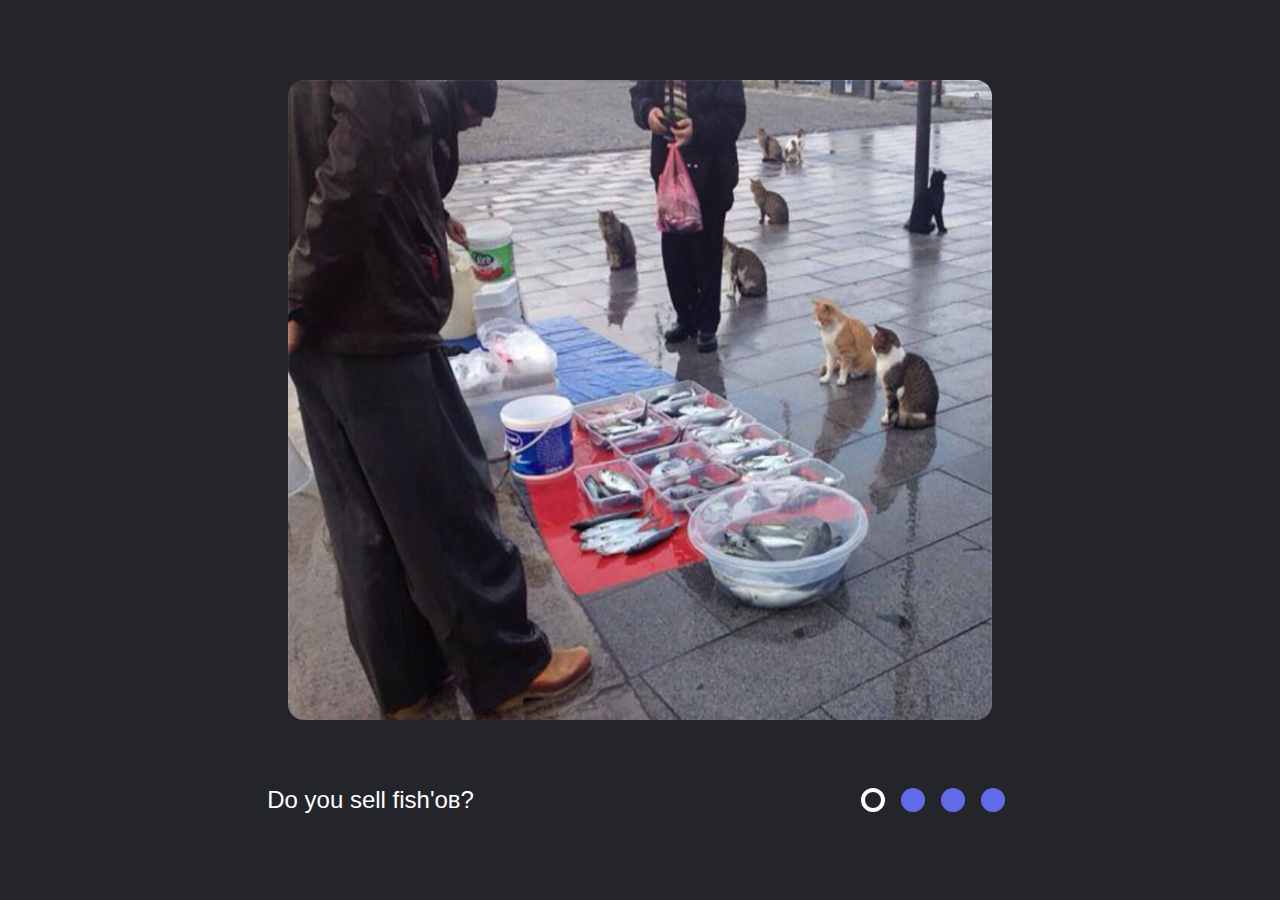
<file: index.html>
<!DOCTYPE html>
<html lang="en">

<head>
    <meta charset="UTF-8">
    <meta http-equiv="X-UA-Compatible" content="IE=edge">
    <meta name="viewport" content="width=device-width, initial-scale=1.0, minimum-scale=1.0, maximum-scale=1.0">
    <title>cssMemSlider</title>
    <link rel="stylesheet" href="./style.css">
</head>

<body>
    <div class="container">
        <div class="slider">
            <div class="slides-wrapper">
                <div class="slide active"><img src="./assets/mem1.jpg" alt="mem"></div>
                <div class="slide"><img src="./assets/mem2.jpg" alt="mem"></div>
                <div class="slide"><img src="./assets/mem3.jpg" alt="mem"></div>
                <div class="slide"><img src="./assets/mem4.png" alt="mem"></div>
            </div>

            <div class="inscription-wrapper">
                <div class="inscription active">
                    <p>Do you sell fish'ов?</p>
                </div>
                <div class="inscription">
                    <p>I'll show you now...</p>
                </div>
                <div class="inscription">
                    <p>**** - I did everything according to the description...<br>Student1 - No!</p>
                </div>
                <div class="inscription">
                    <p>Did you do the task?<br>Do the task...<br>Get up...<br>Do the task...</p>
                </div>
            </div>

            <div class="control-panel">
                <div class="controls"><span class="btn-control active"></span></div>
                <div class="controls"><span class="btn-control"></span></div>
                <div class="controls"><span class="btn-control"></span></div>
                <div class="controls"><span class="btn-control"></span></div>
            </div>
        </div>
    </div>
    <script src="./index.js"></script>
</body>

</html>
</file>
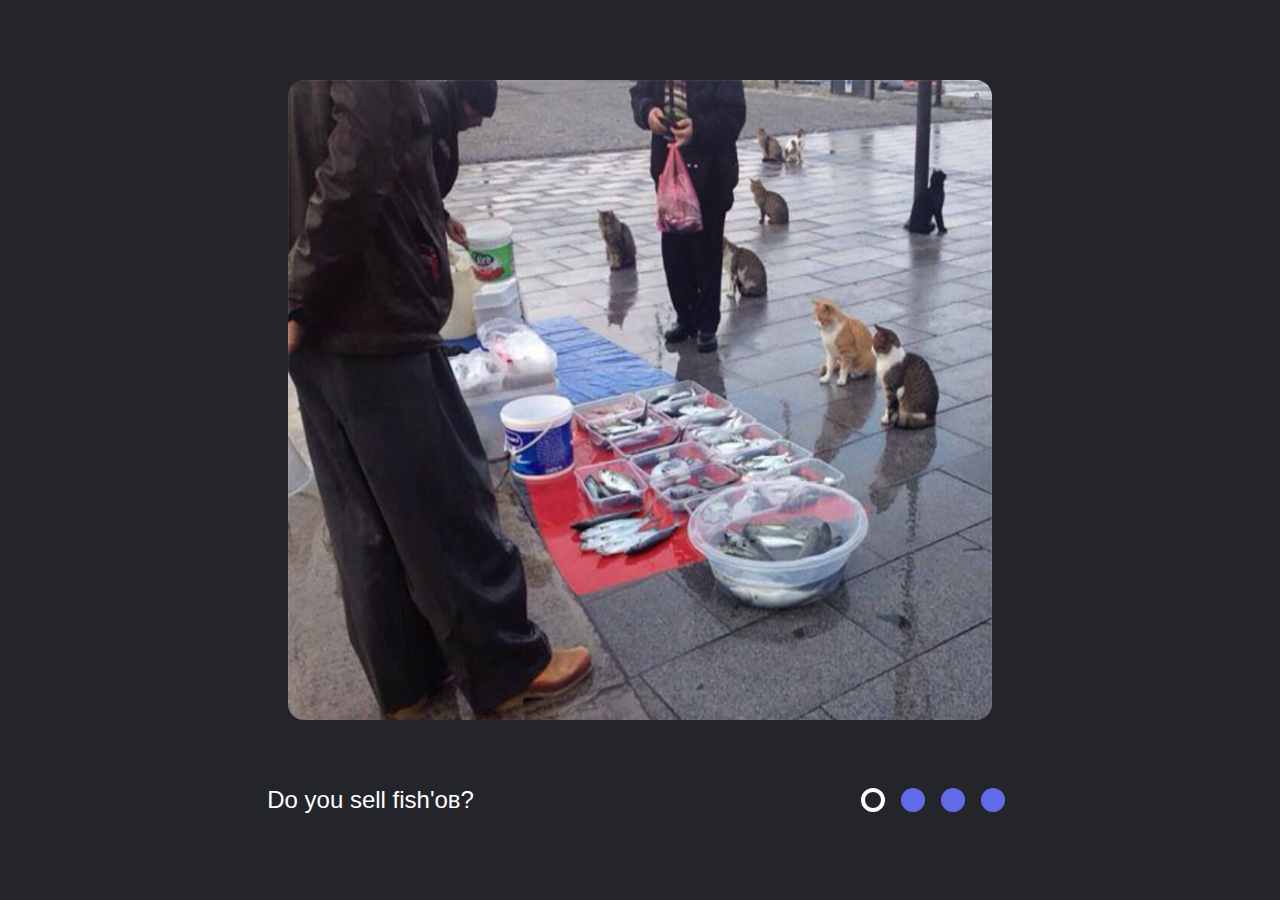
<file: ccsMemSlider/index.html>
<!DOCTYPE html>
<html lang="en">

<head>
    <meta charset="UTF-8">
    <meta http-equiv="X-UA-Compatible" content="IE=edge">
    <meta name="viewport" content="width=device-width, initial-scale=1.0, minimum-scale=1.0, maximum-scale=1.0">
    <title>cssMemSlider</title>
    <link rel="stylesheet" href="./style.css">
</head>

<body>
    <div class="container">
        <div class="slider">
            <div class="slides-wrapper">
                <div class="slide active"><img src="./assets/vy-prodoete.jpg" alt="mem"></div>
                <div class="slide"><img src="./assets/_123419101_gettyimages-1238593924.jpg" alt="mem"></div>
                <div class="slide"><img src="./assets/120858875.jpg" alt="mem"></div>
                <div class="slide"><img src="./assets/ga2_54222.png" alt="mem"></div>
            </div>

            <div class="inscription-wrapper">
                <div class="inscription active">
                    <p>Do you sell fish'ов?</p>
                </div>
                <div class="inscription">
                    <p>I'll show you now...</p>
                </div>
                <div class="inscription">
                    <p>**** - I did everything according to the description...<br>Student1 - No!</p>
                </div>
                <div class="inscription">
                    <p>Did you do the task?<br>Do the task...<br>Get up...<br>Do the task...</p>
                </div>
            </div>

            <div class="control-panel">
                <div class="controls"><span class="btn-control active"></span></div>
                <div class="controls"><span class="btn-control"></span></div>
                <div class="controls"><span class="btn-control"></span></div>
                <div class="controls"><span class="btn-control"></span></div>
            </div>
        </div>
    </div>
    <script src="./index.js"></script>
</body>

</html>
</file>
<file: style.css>
* {
    margin: 0;
    padding: 0;
    font-family: 'Segoe UI', Tahoma, Geneva, Verdana, sans-serif;
}

body {
    background-color: rgb(36, 36, 43);
}

.container {
    margin: 0 auto;
    width: 100%;
    height: 100%;
    display: flex;
    justify-content: center;
    margin-top: 5rem;
}

.slider {
    width: 80%;
    height: 50rem;
    display: flex;
    justify-content: space-around;
    flex-wrap: wrap;
}

.slide {
    width: 100%;
    height: 40rem;
    flex-grow: 1;
}

.slide img {
    display: block;
    width: 86%;
    height: 40rem;
    margin: 0 auto;
    border-radius: 1em;
}

p {
    color: #fff;
    font-size: 1.5em;
}

.slides-wrapper,
.inscription-wrapper {
    position: relative;
    overflow: hidden;
}

.slides-wrapper {
    width: 80%;
    height: 40rem;
    margin: 0 auto;
}

.inscription-wrapper {
    width: 30%;
    display: flex;
    align-items: center;
    height: 10em;
}

.slide,
.inscription {
    display: none;
    animation: 0.4s ease-in-out;
    position: relative;
}

.slide.active,
.inscription.active,
.slide.next,
.inscription.next-inscription {
    display: block;
}

.inscription {
    align-self: center;

}

.control-panel {
    display: flex;
    justify-content: space-between;
    width: 10rem;
}

.controls {
    display: flex;
    width: 25%;
    justify-content: center;
    cursor: pointer;
}

.controls.focus-controls .btn-control:not(.active) {
    background-color: #fff;
    border-color: #fff;
}

.controls.focus-controls .btn-control.active {
    border-color: #fff;
}

.btn-control {
    display: block;
    width: 1em;
    height: 1em;
    border: 0.25rem solid rgb(98, 107, 231);
    border-radius: 100%;
    background-color: rgb(98, 107, 231);
    align-self: center;
    transition: 0.4s all;
}

.btn-control.active {
    background-color: inherit;
    border-color: #fff;
}

.btn-control.focus {
    background-color: rgb(107, 107, 107);
    border-color: rgb(107, 107, 107);
}

.next {
    position: absolute;
    top: 0;
    width: 100%;
}

.next-inscription {
    position: absolute;
    width: 100%;
}

.to-left {
    animation-name: left;
}

.from-right {
    animation-name: right;
}

.to-right {
    animation-name: right;
    animation-direction: reverse;
}

.from-left {
    animation-name: left;
    animation-direction: reverse;
}

.shift-right {
    animation-name: right;
    animation-direction: reverse;
}

.shift-left {
    animation-name: left;
    animation-direction: reverse;
}

@keyframes left {
    from {
        left: 0;
    }

    to {
        left: -100%;
    }
}

@keyframes right {
    from {
        left: 100%;
    }

    to {
        left: 0;
    }
}

@media (max-width: 1100px) {
    .slider {
        width: 95%;
        height: 40rem;
    }

    .slides-wrapper,
    .slide {
        height: 30rem;
    }

    .slide img {
        height: 30rem;
    }
}

@media (max-width: 768px) {
    .container {
        width: calc(100% - 2em);;
        padding: 0 1em;
    }

    .slider {
        width: 100%;
        height: 45rem;
        flex-wrap: nowrap;
        flex-direction: column;
    }

    .slides-wrapper,
    .slide {
        height: 25rem;
        width: 100%;
        margin: 0 auto;
    }

    .slide img {
        display: block;
        height: 100%;
        width: 100%;
        margin: 0 auto;
    }

    .slides-wrapper{
        order: -2;
    }

    .control-panel {
        order: -1;
        align-self: center;
        height: 5rem;
    }

    .inscription-wrapper {
        width: 100%;
    }

    p {
        font-size: 1.2em;
    }

}

@media (max-width:450px) { 

    .slider {
        height: 35rem;
    }
    .slides-wrapper,
    .slide {
        height: 15rem;
    }
}
</file>
<file: ccsMemSlider/style.css>
* {
    margin: 0;
    padding: 0;
    font-family: 'Segoe UI', Tahoma, Geneva, Verdana, sans-serif;
}

body {
    background-color: rgb(36, 36, 43);
}

.container {
    margin: 0 auto;
    width: 100%;
    height: 100%;
    display: flex;
    justify-content: center;
    margin-top: 5rem;
}

.slider {
    width: 80%;
    height: 50rem;
    display: flex;
    justify-content: space-around;
    flex-wrap: wrap;
}

.slide {
    width: 100%;
    height: 40rem;
    flex-grow: 1;
}

.slide img {
    display: block;
    width: 86%;
    height: 40rem;
    margin: 0 auto;
    border-radius: 1em;
}

p {
    color: #fff;
    font-size: 1.5em;
}

.slides-wrapper,
.inscription-wrapper {
    position: relative;
    overflow: hidden;
}

.slides-wrapper {
    width: 80%;
    height: 40rem;
    margin: 0 auto;
}

.inscription-wrapper {
    width: 30%;
    display: flex;
    align-items: center;
    height: 10em;
}

.slide,
.inscription {
    display: none;
    animation: 0.4s ease-in-out;
    position: relative;
}

.slide.active,
.inscription.active,
.slide.next,
.inscription.next-inscription {
    display: block;
}

.inscription {
    align-self: center;

}

.control-panel {
    display: flex;
    justify-content: space-between;
    width: 10rem;
}

.controls {
    display: flex;
    width: 25%;
    justify-content: center;
    cursor: pointer;
}

.controls.focus-controls .btn-control:not(.active) {
    background-color: #fff;
    border-color: #fff;
}

.controls.focus-controls .btn-control.active {
    border-color: #fff;
}

.btn-control {
    display: block;
    width: 1em;
    height: 1em;
    border: 0.25rem solid rgb(98, 107, 231);
    border-radius: 100%;
    background-color: rgb(98, 107, 231);
    align-self: center;
    transition: 0.4s all;
}

.btn-control.active {
    background-color: inherit;
    border-color: #fff;
}

.btn-control.focus {
    background-color: rgb(107, 107, 107);
    border-color: rgb(107, 107, 107);
}

.next {
    position: absolute;
    top: 0;
    width: 100%;
}

.next-inscription {
    position: absolute;
    width: 100%;
}

.to-left {
    animation-name: left;
}

.from-right {
    animation-name: right;
}

.to-right {
    animation-name: right;
    animation-direction: reverse;
}

.from-left {
    animation-name: left;
    animation-direction: reverse;
}

.shift-right {
    animation-name: right;
    animation-direction: reverse;
}

.shift-left {
    animation-name: left;
    animation-direction: reverse;
}

@keyframes left {
    from {
        left: 0;
    }

    to {
        left: -100%;
    }
}

@keyframes right {
    from {
        left: 100%;
    }

    to {
        left: 0;
    }
}

@media (max-width: 1100px) {
    .slider {
        width: 95%;
        height: 40rem;
    }

    .slides-wrapper,
    .slide {
        height: 30rem;
    }

    .slide img {
        height: 30rem;
    }
}

@media (max-width: 768px) {
    .container {
        width: calc(100% - 2em);;
        padding: 0 1em;
    }

    .slider {
        width: 100%;
        height: 45rem;
        flex-wrap: nowrap;
        flex-direction: column;
    }

    .slides-wrapper,
    .slide {
        height: 25rem;
        width: 100%;
        margin: 0 auto;
    }

    .slide img {
        display: block;
        height: 100%;
        width: 100%;
        margin: 0 auto;
    }

    .slides-wrapper{
        order: -2;
    }

    .control-panel {
        order: -1;
        align-self: center;
        height: 5rem;
    }

    .inscription-wrapper {
        width: 100%;
    }

    p {
        font-size: 1.2em;
    }

}

@media (max-width:450px) { 

    .slider {
        height: 35rem;
    }
    .slides-wrapper,
    .slide {
        height: 15rem;
    }
}
</file>
